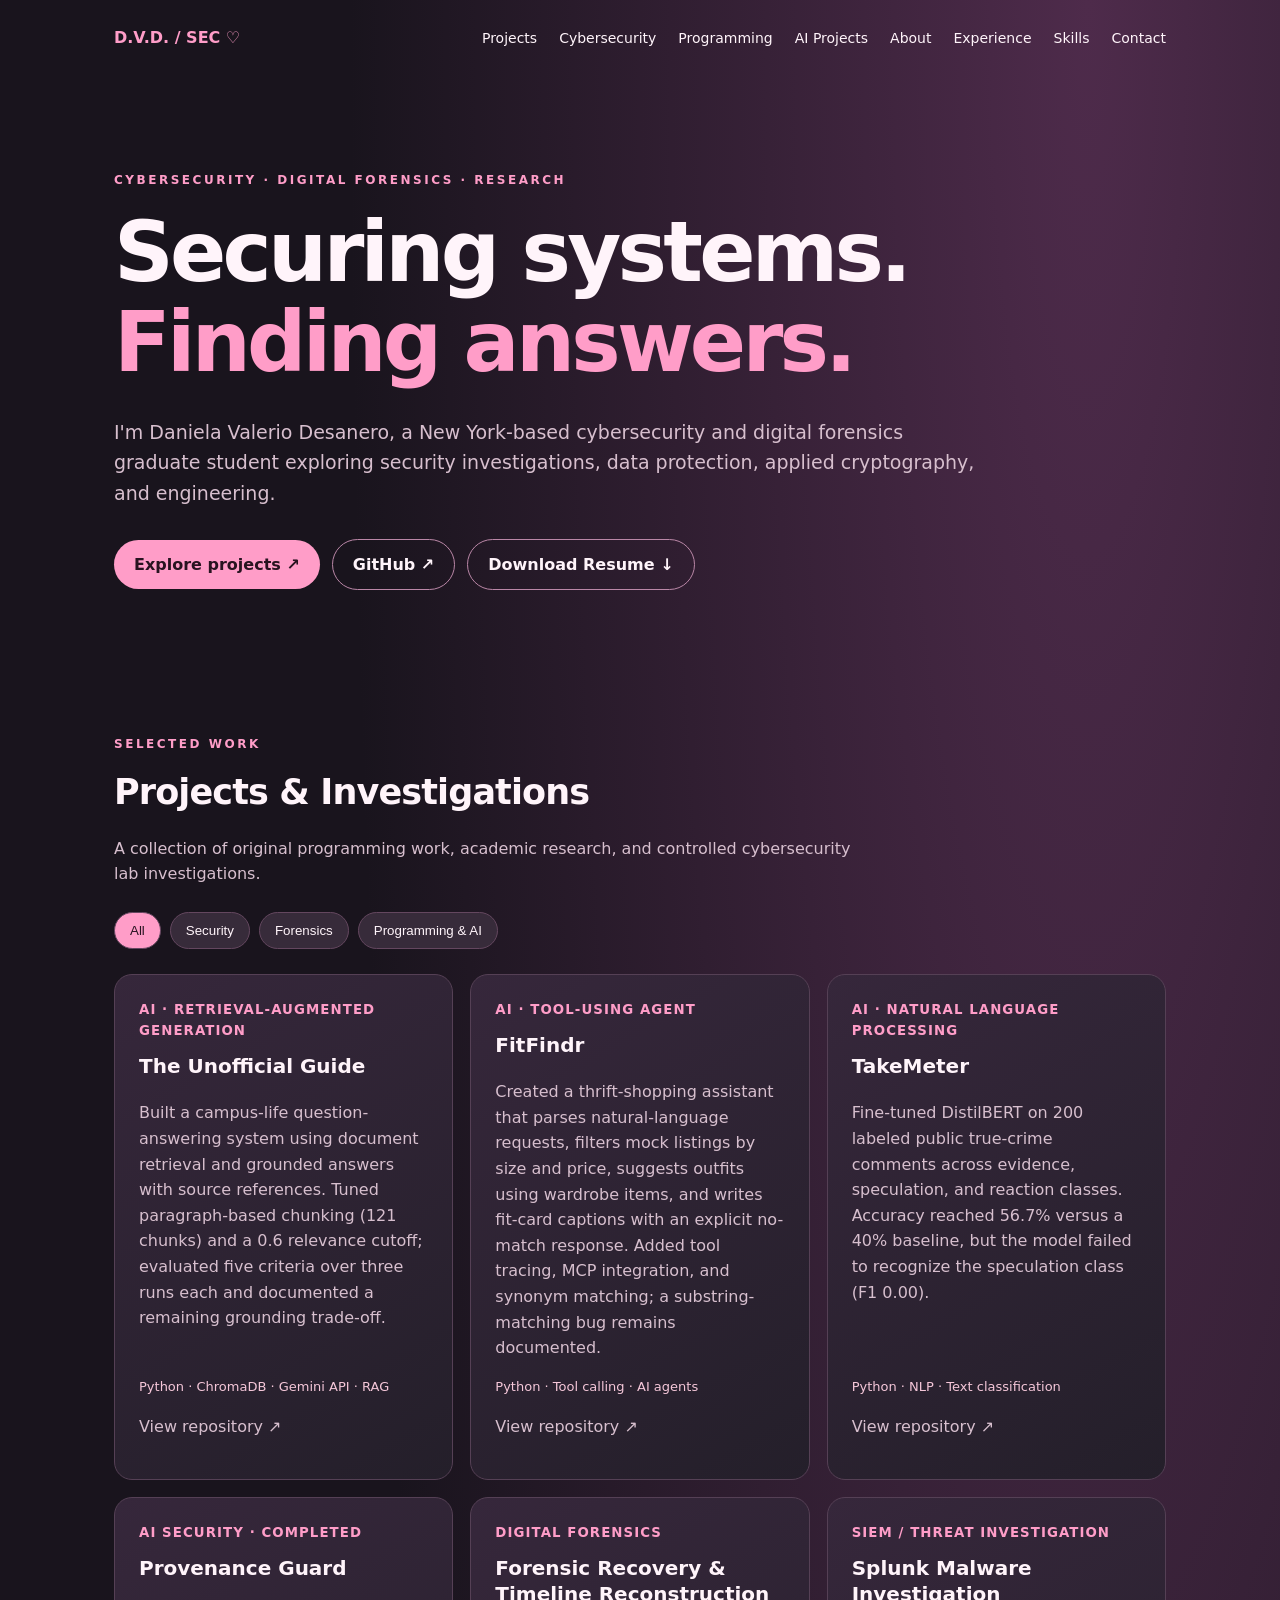
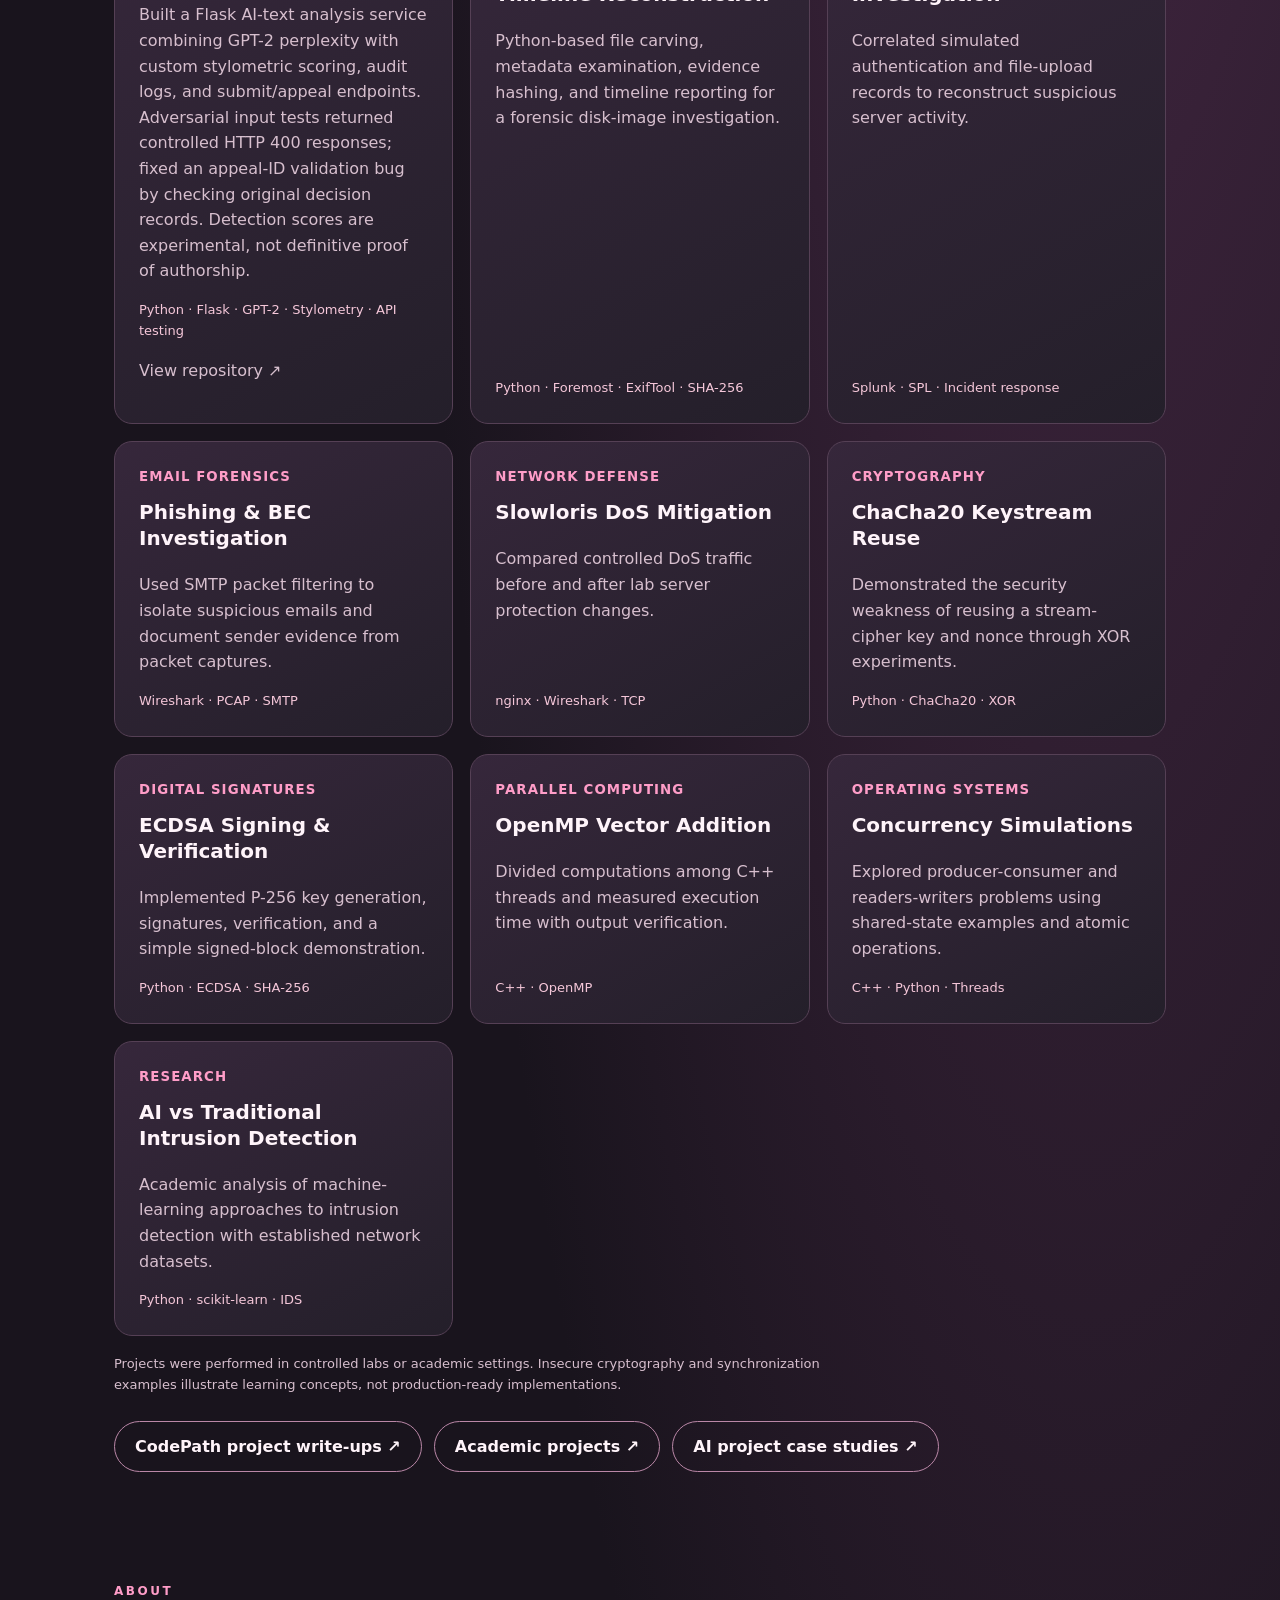
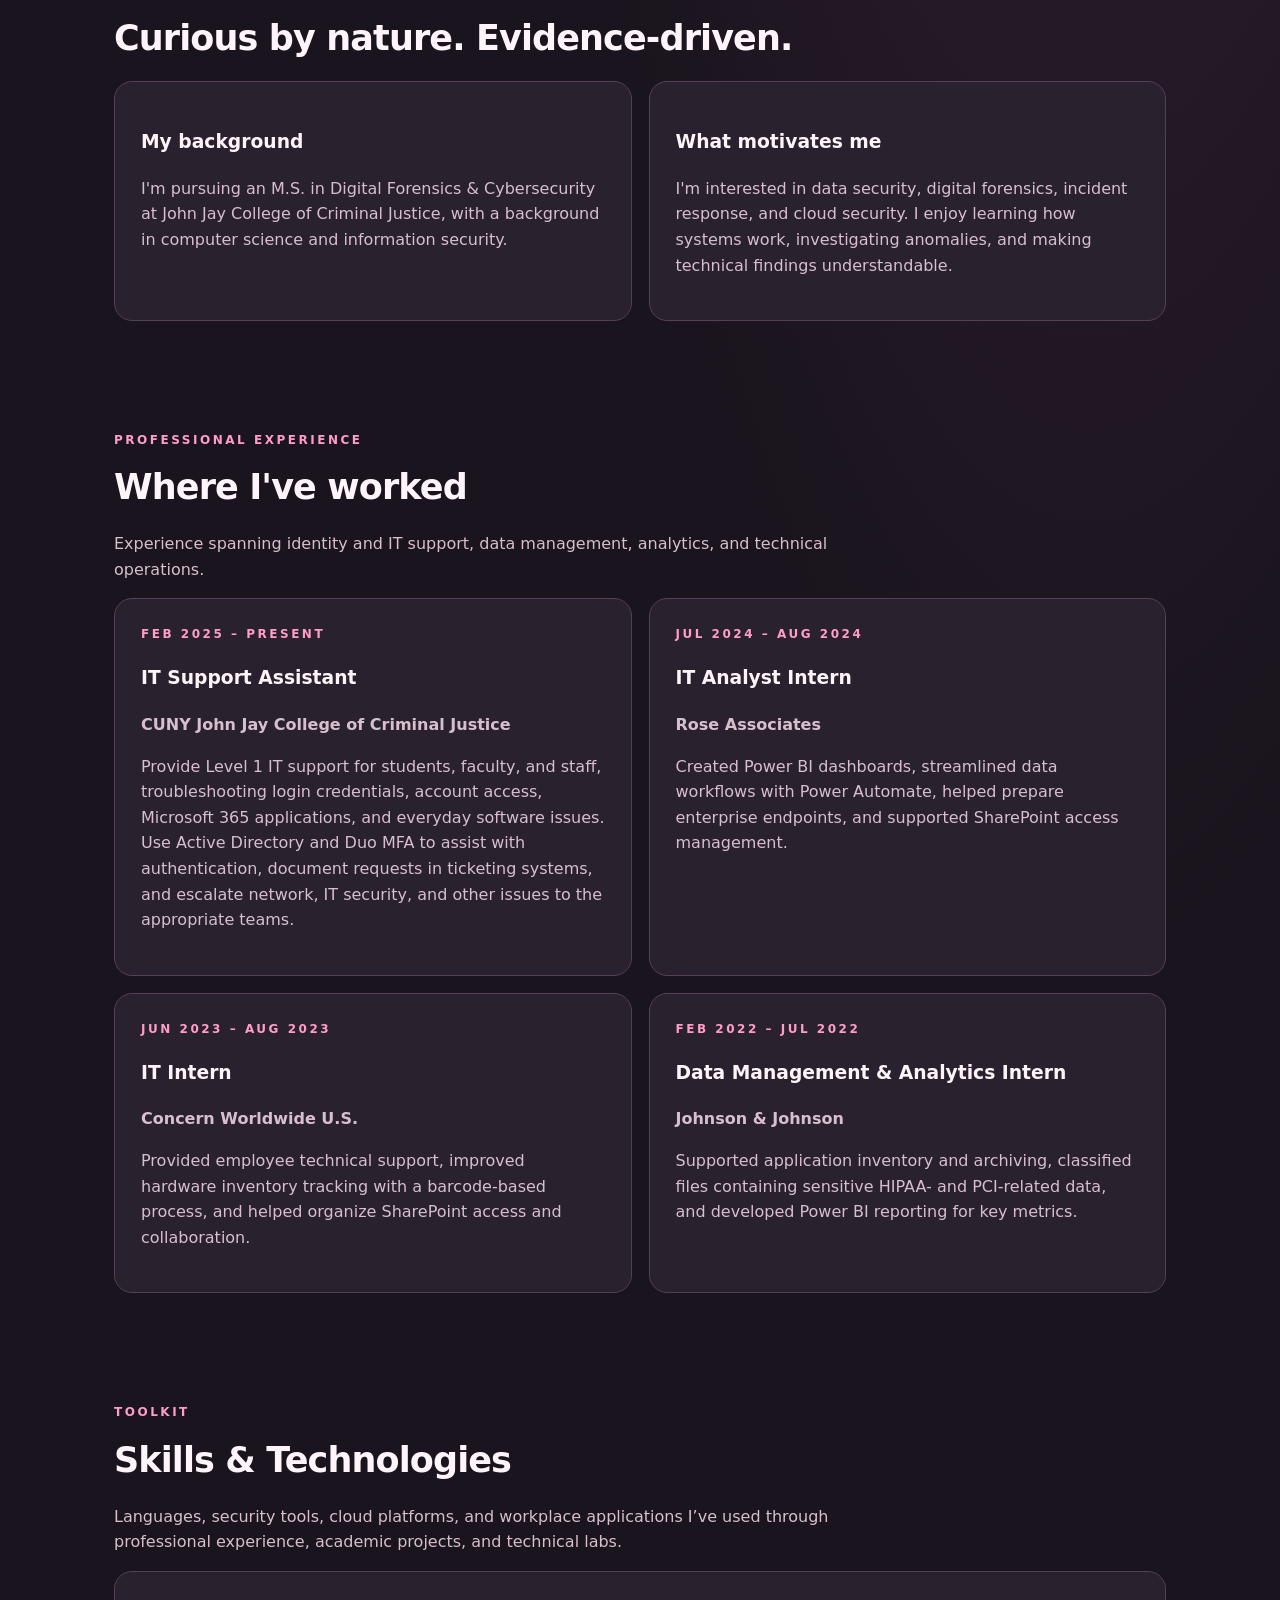
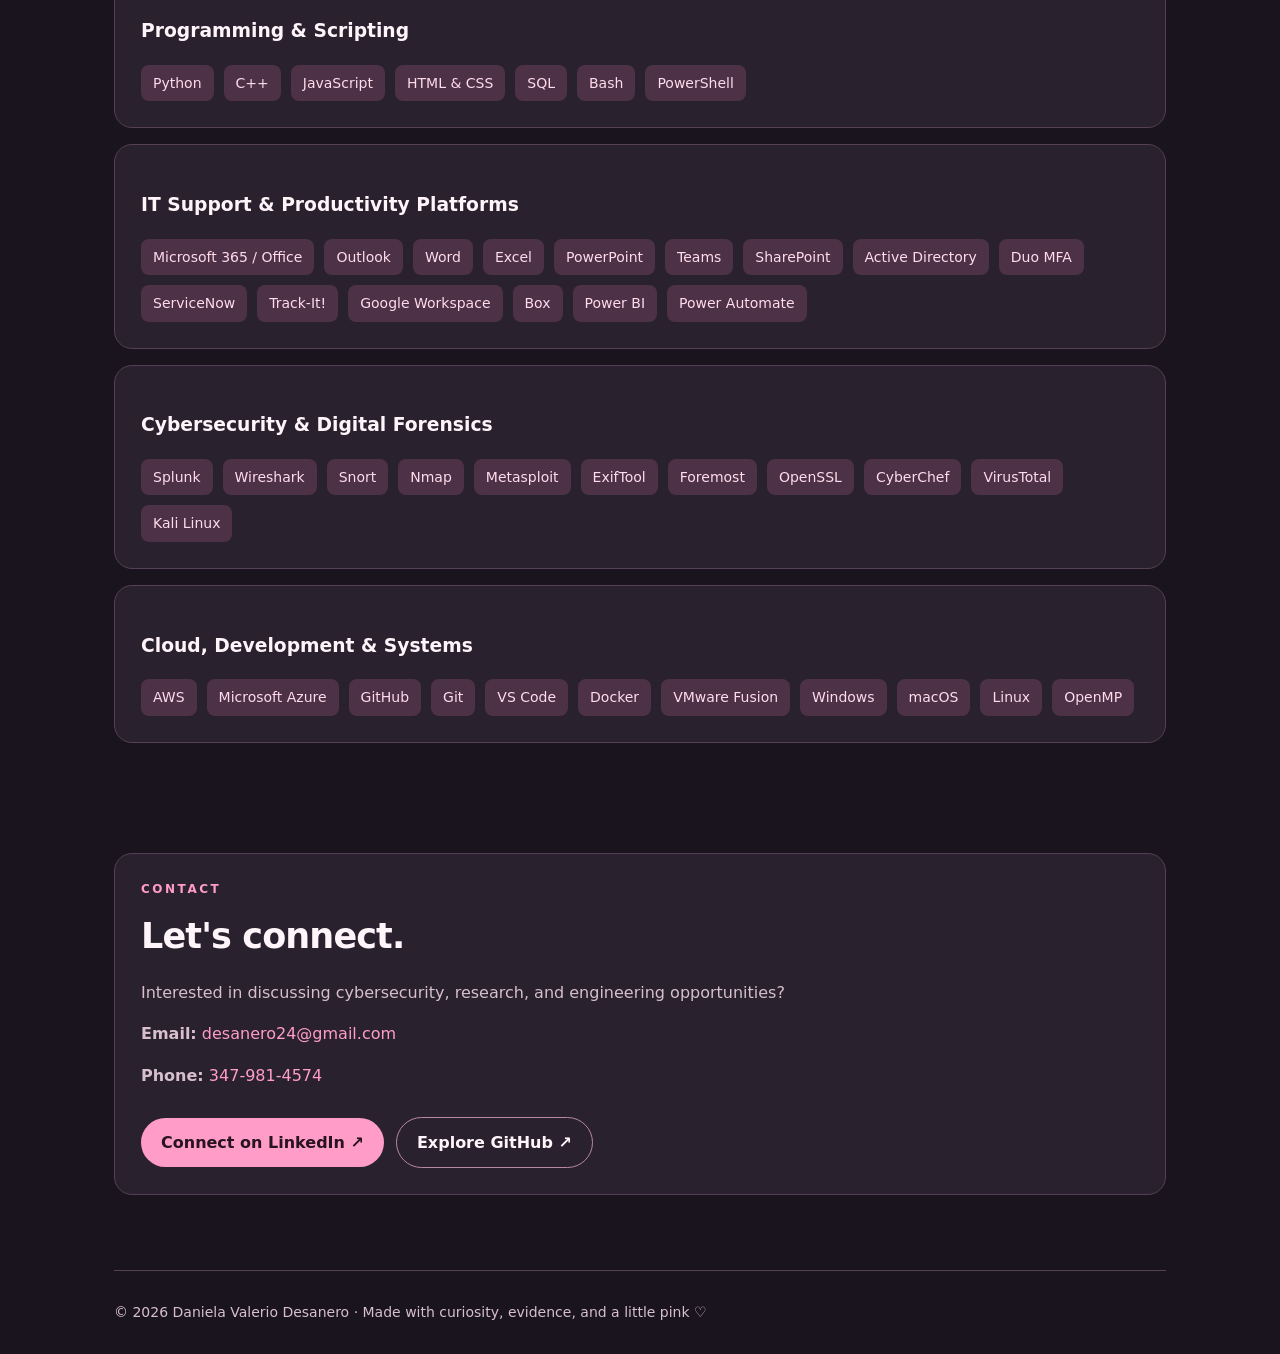
<file: index.html>
<!doctype html>
<html lang="en"><head><meta charset="utf-8"><meta name="viewport" content="width=device-width, initial-scale=1">
<title>Daniela Valerio Desanero | Cybersecurity Portfolio</title><meta name="description" content="Cybersecurity, digital forensics, and software projects by Daniela Valerio Desanero.">
<style>
:root{--bg:#19141d;--panel:#29212d;--pink:#ff9dc8;--text:#fff4fa;--muted:#d7bfce}*{box-sizing:border-box}html{scroll-behavior:smooth}body{margin:0;background:radial-gradient(ellipse at 85% 0%,#4e2b4b,transparent 48%),var(--bg);color:var(--text);font:16px/1.6 system-ui,-apple-system,Segoe UI,sans-serif}a{color:inherit;text-decoration:none}a:hover{color:var(--pink)}.container{max-width:1100px;margin:auto;padding:0 24px}nav{display:flex;justify-content:space-between;gap:15px;align-items:center;padding:25px 0;flex-wrap:wrap}nav strong,.eyebrow{color:var(--pink)}nav span{display:flex;gap:22px;flex-wrap:wrap}nav a{font-size:14px}.hero{padding:95px 0 110px;max-width:880px}.eyebrow{text-transform:uppercase;letter-spacing:.21em;font-size:12px;font-weight:800}.hero h1{font-size:clamp(44px,7vw,83px);line-height:1.09;letter-spacing:-.045em;margin:18px 0 28px}.hero h1 em{font-style:normal;color:var(--pink)}.hero p{font-size:19px;color:var(--muted)}.button{display:inline-block;border-radius:100px;background:var(--pink);color:#281320;font-weight:700;padding:12px 20px;margin:12px 12px 0 0}.button.outline{background:transparent;color:var(--text);border:1px solid #ba87a7}section{padding:35px 0 75px}h2{font-size:35px;letter-spacing:-.025em;margin:9px 0 15px}.lead{color:var(--muted);max-width:760px}.filters{display:flex;flex-wrap:wrap;gap:9px;margin:25px 0}.filters button{background:#372b3a;color:var(--text);border:1px solid #64475f;border-radius:100px;padding:10px 15px;cursor:pointer}.filters button[aria-pressed=true]{background:var(--pink);color:#281320}.cards{display:grid;grid-template-columns:repeat(3,1fr);gap:17px}.card{display:flex;flex-direction:column;min-height:235px;background:linear-gradient(150deg,#36273b,#241f2a);border:1px solid #554055;border-radius:18px;padding:24px}.card h3{font-size:20px;line-height:1.3;margin:12px 0 5px}.card p,.panel p{color:var(--muted)}.card small{color:var(--pink);font-weight:750;text-transform:uppercase;letter-spacing:.08em}.card .tools{font-size:13px;color:#f5c7d9;margin-top:auto}.panels{display:grid;grid-template-columns:1fr 1fr;gap:17px}.panel{background:var(--panel);border:1px solid #554055;border-radius:18px;padding:26px}.skills{display:flex;flex-wrap:wrap;gap:10px}.skills span{padding:7px 12px;border-radius:8px;background:#4c3147;color:#ffdbec;font-size:14px}footer{border-top:1px solid #554055;padding:30px 0;color:var(--muted);font-size:14px}.card[hidden]{display:none}@media(max-width:780px){.cards{grid-template-columns:repeat(2,1fr)}.panels{grid-template-columns:1fr}.hero{padding:60px 0}}@media(max-width:520px){.cards{grid-template-columns:1fr}}@media(prefers-reduced-motion:reduce){html{scroll-behavior:auto}}
</style></head><body><div class="container"><nav><strong>D.V.D. / SEC ♡</strong><span><a href="#projects">Projects</a><a href="cybersecurity-projects.html">Cybersecurity</a><a href="academic-projects.html">Programming</a><a href="ai-projects.html">AI Projects</a><a href="#about">About</a><a href="#experience">Experience</a><a href="#skills">Skills</a><a href="#contact">Contact</a></span></nav><main><header class="hero"><div class="eyebrow">Cybersecurity · Digital Forensics · Research</div><h1>Securing systems.<br><em>Finding answers.</em></h1><p>I'm Daniela Valerio Desanero, a New York-based cybersecurity and digital forensics graduate student exploring security investigations, data protection, applied cryptography, and engineering.</p><a class="button" href="#projects">Explore projects ↗</a><a class="button outline" href="https://github.com/Daniela232" target="_blank" rel="noopener noreferrer">GitHub ↗</a><a class="button outline" href="Daniela_ValerioDesanero_Resume.pdf" download="Daniela_ValerioDesanero_Resume.pdf">Download Resume ↓</a></header><section id="projects"><div class="eyebrow">Selected work</div><h2>Projects & Investigations</h2><p class="lead">A collection of original programming work, academic research, and controlled cybersecurity lab investigations.</p><div class="filters" role="group" aria-label="Project categories"><button type="button" data-filter="all" aria-pressed="true">All</button><button type="button" data-filter="security" aria-pressed="false">Security</button><button type="button" data-filter="forensics" aria-pressed="false">Forensics</button><button type="button" data-filter="programming" aria-pressed="false">Programming &amp; AI</button></div><div class="cards">
<article class="card" data-type="programming"><small>AI · Retrieval-Augmented Generation</small><h3>The Unofficial Guide</h3><p>Built a campus-life question-answering system using document retrieval and grounded answers with source references. Tuned paragraph-based chunking (121 chunks) and a 0.6 relevance cutoff; evaluated five criteria over three runs each and documented a remaining grounding trade-off.</p><div class="tools">Python · ChromaDB · Gemini API · RAG</div><p><a href="https://github.com/Daniela232/ai201-project1-unofficial-guide-starter-v2026" target="_blank" rel="noopener noreferrer">View repository ↗</a></p></article>
<article class="card" data-type="programming"><small>AI · Tool-Using Agent</small><h3>FitFindr</h3><p>Created a thrift-shopping assistant that parses natural-language requests, filters mock listings by size and price, suggests outfits using wardrobe items, and writes fit-card captions with an explicit no-match response. Added tool tracing, MCP integration, and synonym matching; a substring-matching bug remains documented.</p><div class="tools">Python · Tool calling · AI agents</div><p><a href="https://github.com/Daniela232/ai201-project2-fitfindr-starter-v2026" target="_blank" rel="noopener noreferrer">View repository ↗</a></p></article>
<article class="card" data-type="programming"><small>AI · Natural Language Processing</small><h3>TakeMeter</h3><p>Fine-tuned DistilBERT on 200 labeled public true-crime comments across evidence, speculation, and reaction classes. Accuracy reached 56.7% versus a 40% baseline, but the model failed to recognize the speculation class (F1 0.00).</p><div class="tools">Python · NLP · Text classification</div><p><a href="https://github.com/Daniela232/ai201-project3-takemeter-starter-v2026" target="_blank" rel="noopener noreferrer">View repository ↗</a></p></article>
<article class="card" data-type="programming security"><small>AI Security · Completed</small><h3>Provenance Guard</h3><p>Built a Flask AI-text analysis service combining GPT-2 perplexity with custom stylometric scoring, audit logs, and submit/appeal endpoints. Adversarial input tests returned controlled HTTP 400 responses; fixed an appeal-ID validation bug by checking original decision records. Detection scores are experimental, not definitive proof of authorship.</p><div class="tools">Python · Flask · GPT-2 · Stylometry · API testing</div><p><a href="https://github.com/Daniela232/ai201-project4-provenance-guard-starter-v2026" target="_blank" rel="noopener noreferrer">View repository ↗</a></p></article>
<article class="card" data-type="forensics security"><small>Digital forensics</small><h3>Forensic Recovery & Timeline Reconstruction</h3><p>Python-based file carving, metadata examination, evidence hashing, and timeline reporting for a forensic disk-image investigation.</p><div class="tools">Python · Foremost · ExifTool · SHA-256</div></article>
<article class="card" data-type="security"><small>SIEM / Threat investigation</small><h3>Splunk Malware Investigation</h3><p>Correlated simulated authentication and file-upload records to reconstruct suspicious server activity.</p><div class="tools">Splunk · SPL · Incident response</div></article>
<article class="card" data-type="security forensics"><small>Email forensics</small><h3>Phishing & BEC Investigation</h3><p>Used SMTP packet filtering to isolate suspicious emails and document sender evidence from packet captures.</p><div class="tools">Wireshark · PCAP · SMTP</div></article>
<article class="card" data-type="security"><small>Network defense</small><h3>Slowloris DoS Mitigation</h3><p>Compared controlled DoS traffic before and after lab server protection changes.</p><div class="tools">nginx · Wireshark · TCP</div></article>
<article class="card" data-type="programming security"><small>Cryptography</small><h3>ChaCha20 Keystream Reuse</h3><p>Demonstrated the security weakness of reusing a stream-cipher key and nonce through XOR experiments.</p><div class="tools">Python · ChaCha20 · XOR</div></article>
<article class="card" data-type="programming security"><small>Digital signatures</small><h3>ECDSA Signing & Verification</h3><p>Implemented P-256 key generation, signatures, verification, and a simple signed-block demonstration.</p><div class="tools">Python · ECDSA · SHA-256</div></article>
<article class="card" data-type="programming"><small>Parallel computing</small><h3>OpenMP Vector Addition</h3><p>Divided computations among C++ threads and measured execution time with output verification.</p><div class="tools">C++ · OpenMP</div></article>
<article class="card" data-type="programming"><small>Operating systems</small><h3>Concurrency Simulations</h3><p>Explored producer-consumer and readers-writers problems using shared-state examples and atomic operations.</p><div class="tools">C++ · Python · Threads</div></article>
<article class="card" data-type="security"><small>Research</small><h3>AI vs Traditional Intrusion Detection</h3><p>Academic analysis of machine-learning approaches to intrusion detection with established network datasets.</p><div class="tools">Python · scikit-learn · IDS</div></article>
</div><p class="lead" style="font-size:13px;margin-top:18px">Projects were performed in controlled labs or academic settings. Insecure cryptography and synchronization examples illustrate learning concepts, not production-ready implementations.</p><a class="button outline" href="cybersecurity-projects.html">CodePath project write-ups ↗</a><a class="button outline" href="academic-projects.html">Academic projects ↗</a><a class="button outline" href="ai-projects.html">AI project case studies ↗</a></section><section id="about"><div class="eyebrow">About</div><h2>Curious by nature. Evidence-driven.</h2><div class="panels"><div class="panel"><h3>My background</h3><p>I'm pursuing an M.S. in Digital Forensics & Cybersecurity at John Jay College of Criminal Justice, with a background in computer science and information security.</p></div><div class="panel"><h3>What motivates me</h3><p>I'm interested in data security, digital forensics, incident response, and cloud security. I enjoy learning how systems work, investigating anomalies, and making technical findings understandable.</p></div></div></section><section id="experience"><div class="eyebrow">Professional Experience</div><h2>Where I've worked</h2><p class="lead">Experience spanning identity and IT support, data management, analytics, and technical operations.</p><div class="panels">
<div class="panel"><div class="eyebrow" style="margin:0">Feb 2025 – Present</div><h3>IT Support Assistant</h3><p><strong>CUNY John Jay College of Criminal Justice</strong></p><p>Provide Level 1 IT support for students, faculty, and staff, troubleshooting login credentials, account access, Microsoft 365 applications, and everyday software issues. Use Active Directory and Duo MFA to assist with authentication, document requests in ticketing systems, and escalate network, IT security, and other issues to the appropriate teams.</p></div>
<div class="panel"><div class="eyebrow" style="margin:0">Jul 2024 – Aug 2024</div><h3>IT Analyst Intern</h3><p><strong>Rose Associates</strong></p><p>Created Power BI dashboards, streamlined data workflows with Power Automate, helped prepare enterprise endpoints, and supported SharePoint access management.</p></div>
<div class="panel"><div class="eyebrow" style="margin:0">Jun 2023 – Aug 2023</div><h3>IT Intern</h3><p><strong>Concern Worldwide U.S.</strong></p><p>Provided employee technical support, improved hardware inventory tracking with a barcode-based process, and helped organize SharePoint access and collaboration.</p></div>
<div class="panel"><div class="eyebrow" style="margin:0">Feb 2022 – Jul 2022</div><h3>Data Management &amp; Analytics Intern</h3><p><strong>Johnson &amp; Johnson</strong></p><p>Supported application inventory and archiving, classified files containing sensitive HIPAA- and PCI-related data, and developed Power BI reporting for key metrics.</p></div>
</div></section><section id="skills"><div class="eyebrow">Toolkit</div><h2>Skills & Technologies</h2><p class="lead">Languages, security tools, cloud platforms, and workplace applications I’ve used through professional experience, academic projects, and technical labs.</p>
<div class="panel"><h3>Programming &amp; Scripting</h3><div class="skills"><span>Python</span><span>C++</span><span>JavaScript</span><span>HTML &amp; CSS</span><span>SQL</span><span>Bash</span><span>PowerShell</span></div></div>
<div class="panel" style="margin-top:16px"><h3>IT Support &amp; Productivity Platforms</h3><div class="skills"><span>Microsoft 365 / Office</span><span>Outlook</span><span>Word</span><span>Excel</span><span>PowerPoint</span><span>Teams</span><span>SharePoint</span><span>Active Directory</span><span>Duo MFA</span><span>ServiceNow</span><span>Track-It!</span><span>Google Workspace</span><span>Box</span><span>Power BI</span><span>Power Automate</span></div></div>
<div class="panel" style="margin-top:16px"><h3>Cybersecurity &amp; Digital Forensics</h3><div class="skills"><span>Splunk</span><span>Wireshark</span><span>Snort</span><span>Nmap</span><span>Metasploit</span><span>ExifTool</span><span>Foremost</span><span>OpenSSL</span><span>CyberChef</span><span>VirusTotal</span><span>Kali Linux</span></div></div>
<div class="panel" style="margin-top:16px"><h3>Cloud, Development &amp; Systems</h3><div class="skills"><span>AWS</span><span>Microsoft Azure</span><span>GitHub</span><span>Git</span><span>VS Code</span><span>Docker</span><span>VMware Fusion</span><span>Windows</span><span>macOS</span><span>Linux</span><span>OpenMP</span></div></div></section><section id="contact"><div class="panel"><div class="eyebrow">Contact</div><h2>Let's connect.</h2><p>Interested in discussing cybersecurity, research, and engineering opportunities?</p><p><strong>Email:</strong> <a href="mailto:desanero24@gmail.com" style="color:var(--pink)">desanero24@gmail.com</a></p><p><strong>Phone:</strong> <a href="tel:+13479814574" style="color:var(--pink)">347-981-4574</a></p><a class="button" href="https://www.linkedin.com/in/daniela-vd/" target="_blank" rel="noopener noreferrer">Connect on LinkedIn ↗</a><a class="button outline" href="https://github.com/Daniela232" target="_blank" rel="noopener noreferrer">Explore GitHub ↗</a></div></section></main><footer>© 2026 Daniela Valerio Desanero · Made with curiosity, evidence, and a little pink ♡</footer></div><script>document.querySelectorAll('[data-filter]').forEach(b=>b.addEventListener('click',()=>{const f=b.dataset.filter;document.querySelectorAll('[data-filter]').forEach(x=>x.setAttribute('aria-pressed',String(x===b)));document.querySelectorAll('[data-type]').forEach(c=>c.hidden=f!=='all'&&!c.dataset.type.split(' ').includes(f))}));</script></body></html>
</file>
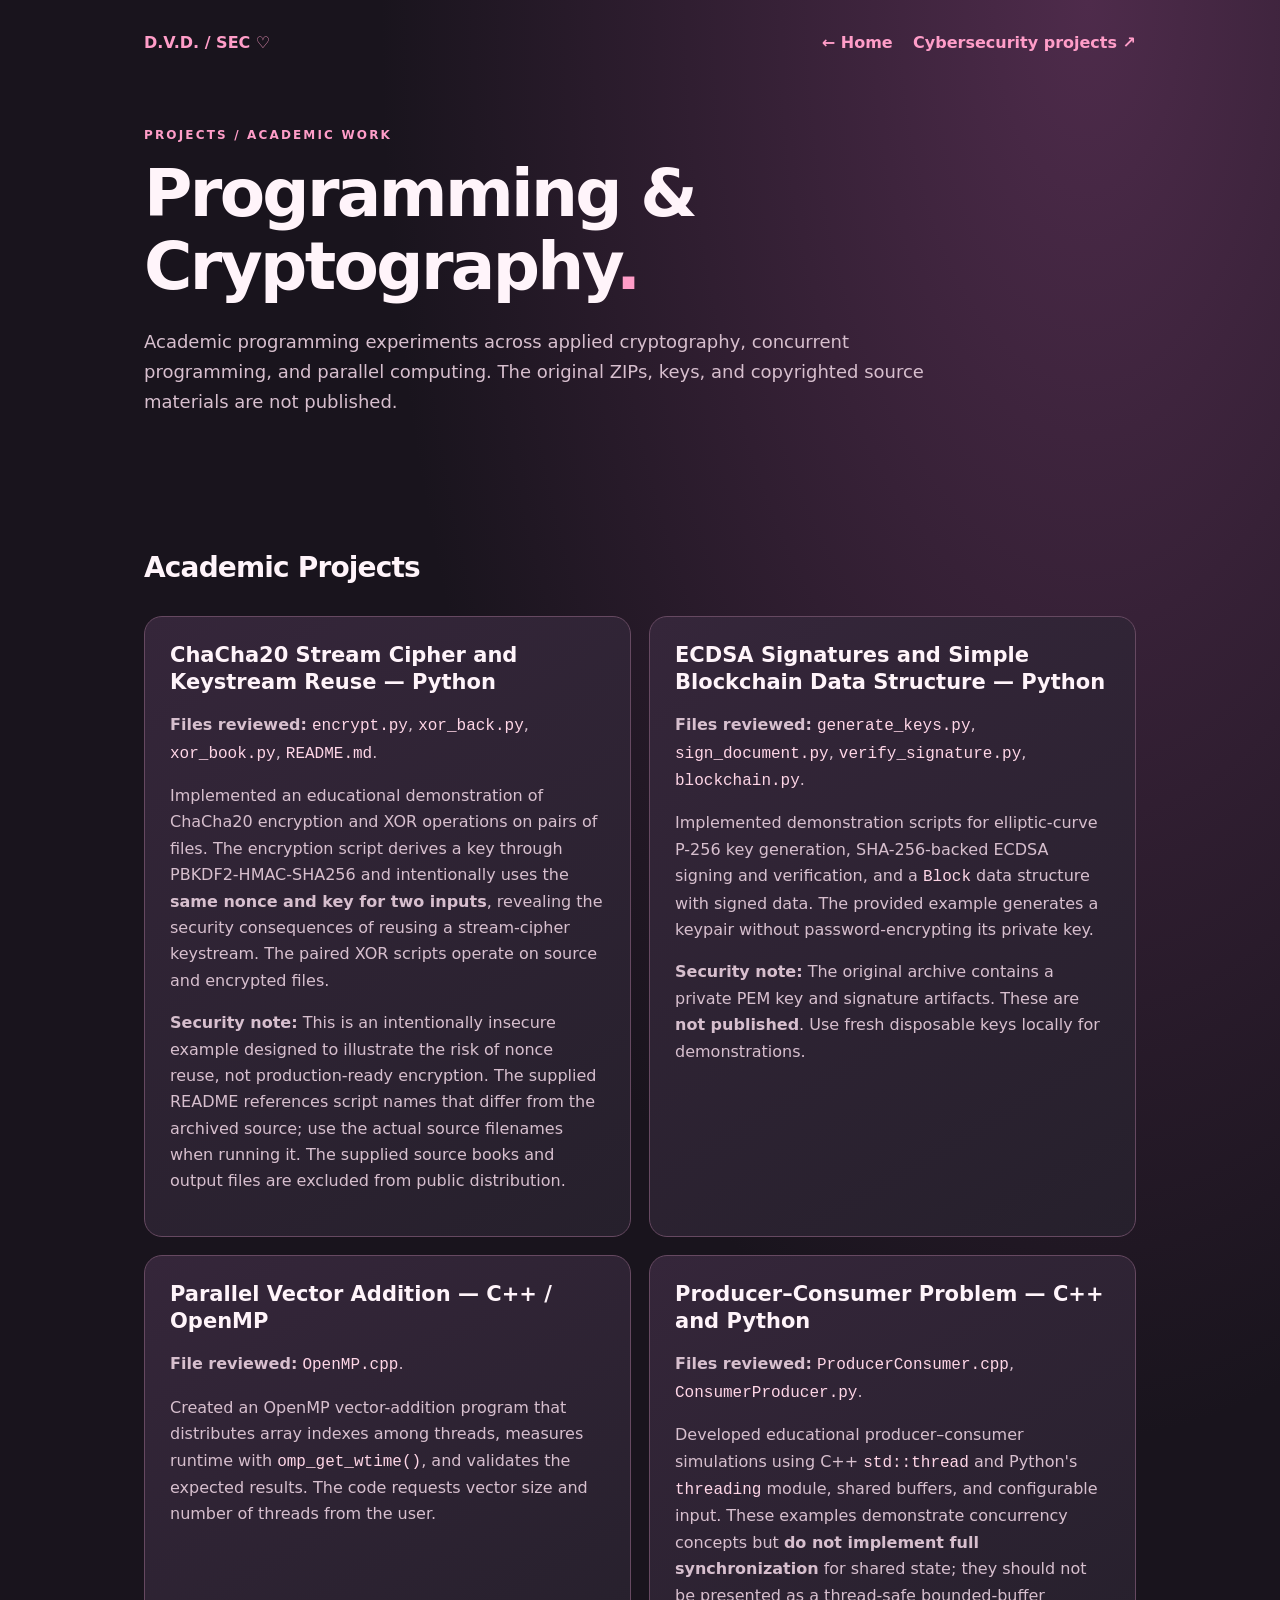
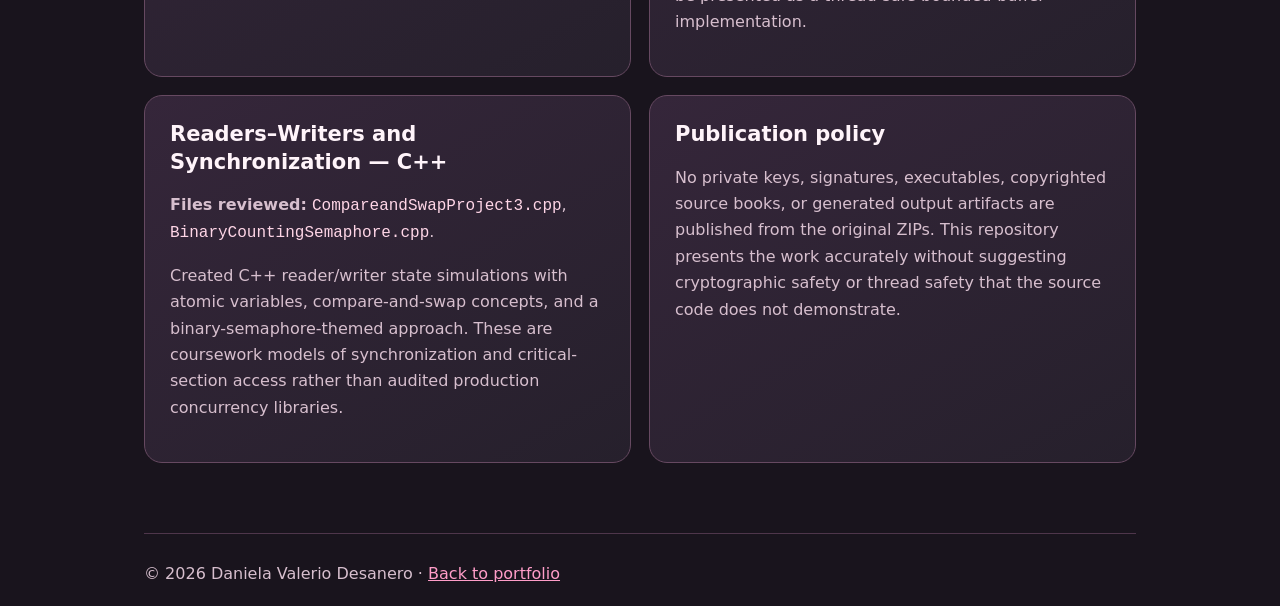
<file: academic-projects.html>
<!doctype html><html lang="en"><head><meta charset="utf-8"><meta name="viewport" content="width=device-width,initial-scale=1"><meta name="description" content="Programming and cryptography projects by Daniela Valerio Desanero"><title>Programming & Cryptography | Daniela VD</title><style>:root{--bg:#19141d;--panel:#29212d;--pink:#ff9dc8;--text:#fff4fa;--muted:#d7bfce}*{box-sizing:border-box}html{scroll-behavior:smooth}body{margin:0;background:radial-gradient(ellipse at 85% 0%,#4e2b4b,transparent 46%),var(--bg);color:var(--text);font:16px/1.65 system-ui,-apple-system,Segoe UI,sans-serif}a{color:var(--pink)}a:hover{text-decoration:none}.wrap{max-width:1040px;padding:0 24px;margin:auto}header{padding:30px 0 65px}nav{display:flex;justify-content:space-between;gap:15px;align-items:center;flex-wrap:wrap}nav a{text-decoration:none;font-weight:650}nav strong,.eyebrow{color:var(--pink)}.eyebrow{text-transform:uppercase;letter-spacing:.18em;font-size:12px;font-weight:800;margin:70px 0 12px}h1{font-size:clamp(38px,6vw,66px);letter-spacing:-.04em;line-height:1.1;margin:0 0 24px}h2{font-size:28px;letter-spacing:-.03em;margin:0 0 24px}h3{font-size:21px;line-height:1.3;margin:0 0 15px}.lead{max-width:800px;font-size:18px;color:var(--muted)}.section{margin:46px 0 26px}.grid{display:grid;grid-template-columns:repeat(2,minmax(0,1fr));gap:18px}.card{border:1px solid #664961;border-radius:18px;background:linear-gradient(150deg,#35263a,#26202c);padding:25px;min-width:0}.card ul{margin:14px 0 0;padding-left:21px;color:var(--muted)}.card li{margin:9px 0}.card p{color:var(--muted)}.card code{color:#ffd6e7;overflow-wrap:anywhere}.tag{color:var(--pink)!important;font-size:13px;font-weight:650}.note{border-left:3px solid var(--pink);padding:5px 0 5px 17px;color:var(--muted)}pre{background:#17121c;border:1px solid #694962;border-radius:9px;padding:14px;overflow:auto}pre code{white-space:pre}footer{border-top:1px solid #4e364b;color:var(--muted);margin-top:70px;padding:27px 0}.btn{display:inline-block;margin-top:24px;text-decoration:none;border-radius:50px;padding:11px 18px;background:var(--pink);color:#281320;font-weight:700}@media(max-width:700px){.grid{grid-template-columns:1fr}header{padding-bottom:28px}.eyebrow{margin-top:35px}}</style></head><body><div class="wrap"><header><nav><strong>D.V.D. / SEC ♡</strong><div><a href="index.html">← Home</a> &nbsp;&nbsp; <a href="cybersecurity-projects.html">Cybersecurity projects ↗</a></div></nav><div class="eyebrow">Projects / Academic Work</div><h1>Programming & Cryptography<span style="color:var(--pink)">.</span></h1><p class="lead">Academic programming experiments across applied cryptography, concurrent programming, and parallel computing. The original ZIPs, keys, and copyrighted source materials are not published.</p></header><main><section class="section"><h2>Academic Projects</h2><div class="grid"><article class="card"><h3>ChaCha20 Stream Cipher and Keystream Reuse — Python</h3><p><strong>Files reviewed:</strong> <code>encrypt.py</code>, <code>xor_back.py</code>, <code>xor_book.py</code>, <code>README.md</code>.</p><p>Implemented an educational demonstration of ChaCha20 encryption and XOR operations on pairs of files. The encryption script derives a key through PBKDF2-HMAC-SHA256 and intentionally uses the <strong>same nonce and key for two inputs</strong>, revealing the security consequences of reusing a stream-cipher keystream. The paired XOR scripts operate on source and encrypted files.</p><p><strong>Security note:</strong> This is an intentionally insecure example designed to illustrate the risk of nonce reuse, not production-ready encryption. The supplied README references script names that differ from the archived source; use the actual source filenames when running it. The supplied source books and output files are excluded from public distribution.</p></article><article class="card"><h3>ECDSA Signatures and Simple Blockchain Data Structure — Python</h3><p><strong>Files reviewed:</strong> <code>generate_keys.py</code>, <code>sign_document.py</code>, <code>verify_signature.py</code>, <code>blockchain.py</code>.</p><p>Implemented demonstration scripts for elliptic-curve P-256 key generation, SHA-256-backed ECDSA signing and verification, and a <code>Block</code> data structure with signed data. The provided example generates a keypair without password-encrypting its private key.</p><p><strong>Security note:</strong> The original archive contains a private PEM key and signature artifacts. These are <strong>not published</strong>. Use fresh disposable keys locally for demonstrations.</p></article><article class="card"><h3>Parallel Vector Addition — C++ / OpenMP</h3><p><strong>File reviewed:</strong> <code>OpenMP.cpp</code>.</p><p>Created an OpenMP vector-addition program that distributes array indexes among threads, measures runtime with <code>omp_get_wtime()</code>, and validates the expected results. The code requests vector size and number of threads from the user.</p></article><article class="card"><h3>Producer–Consumer Problem — C++ and Python</h3><p><strong>Files reviewed:</strong> <code>ProducerConsumer.cpp</code>, <code>ConsumerProducer.py</code>.</p><p>Developed educational producer–consumer simulations using C++ <code>std::thread</code> and Python's <code>threading</code> module, shared buffers, and configurable input. These examples demonstrate concurrency concepts but <strong>do not implement full synchronization</strong> for shared state; they should not be presented as a thread-safe bounded-buffer implementation.</p></article><article class="card"><h3>Readers–Writers and Synchronization — C++</h3><p><strong>Files reviewed:</strong> <code>CompareandSwapProject3.cpp</code>, <code>BinaryCountingSemaphore.cpp</code>.</p><p>Created C++ reader/writer state simulations with atomic variables, compare-and-swap concepts, and a binary-semaphore-themed approach. These are coursework models of synchronization and critical-section access rather than audited production concurrency libraries.</p></article><article class="card"><h3>Publication policy</h3><p>No private keys, signatures, executables, copyrighted source books, or generated output artifacts are published from the original ZIPs. This repository presents the work accurately without suggesting cryptographic safety or thread safety that the source code does not demonstrate.</p></article></div></section></main><footer>© 2026 Daniela Valerio Desanero · <a href="index.html">Back to portfolio</a></footer></div></body></html>
</file>
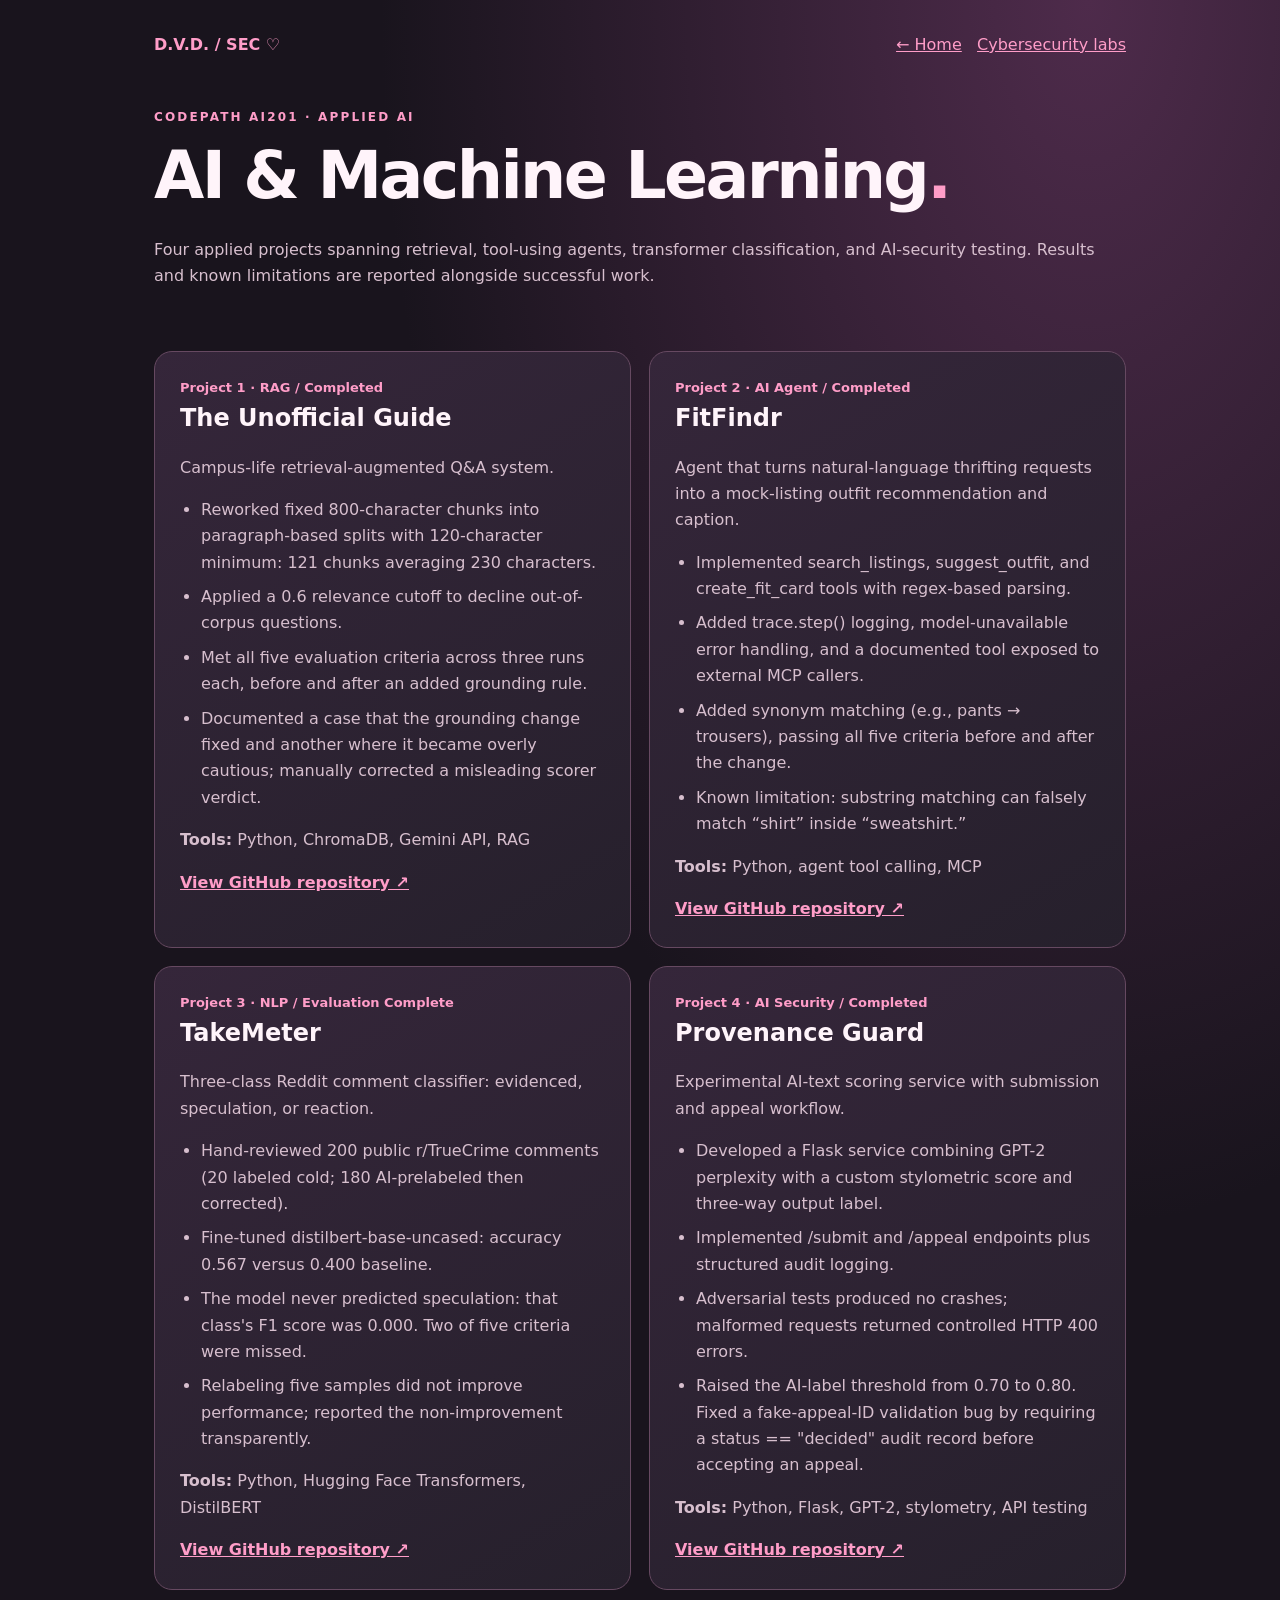
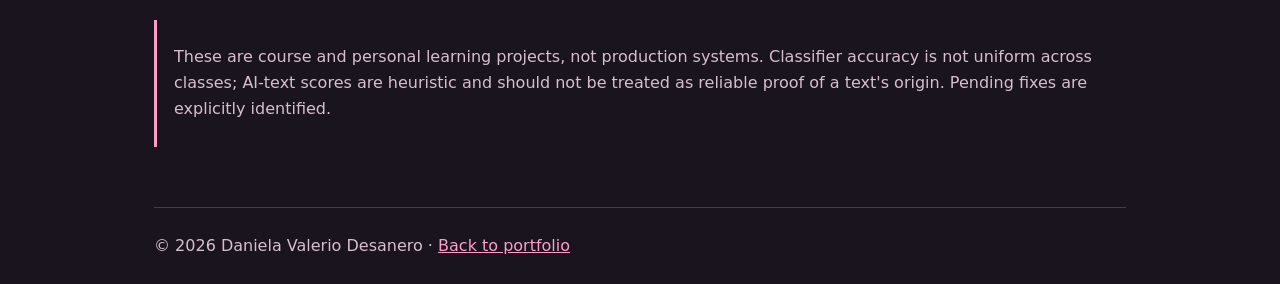
<file: ai-projects.html>
<!doctype html><html lang="en"><head><meta charset="utf-8"><meta name="viewport" content="width=device-width,initial-scale=1"><meta name="description" content="CodePath AI201 project case studies by Daniela Valerio Desanero"><title>AI & Machine Learning Projects | Daniela VD</title><style>:root{--bg:#19141d;--panel:#29212d;--pink:#ff9dc8;--text:#fff4fa;--muted:#d7bfce}*{box-sizing:border-box}body{margin:0;background:radial-gradient(ellipse at 85% 0%,#4e2b4b,transparent 46%),var(--bg);color:var(--text);font:16px/1.65 system-ui,-apple-system,Segoe UI,sans-serif}a{color:var(--pink)}.wrap{max-width:1020px;padding:0 24px;margin:auto}header{padding:32px 0 46px}nav{display:flex;justify-content:space-between;flex-wrap:wrap;gap:15px}nav strong,.eyebrow{color:var(--pink)}.eyebrow{text-transform:uppercase;letter-spacing:.18em;font-size:12px;font-weight:800;margin:50px 0 12px}h1{font-size:clamp(38px,6vw,65px);line-height:1.1;letter-spacing:-.04em;margin:0 0 25px}h2{font-size:24px;margin:0 0 10px}p,li{color:var(--muted)}.grid{display:grid;grid-template-columns:repeat(2,minmax(0,1fr));gap:18px}.card{border:1px solid #664961;border-radius:18px;background:linear-gradient(150deg,#35263a,#26202c);padding:25px}.tag{color:var(--pink);font-size:13px;font-weight:700}.card ul{padding-left:21px}.card li{margin:8px 0}.card a{font-weight:650}.note{border-left:3px solid var(--pink);padding:8px 17px;margin:30px 0}footer{border-top:1px solid #4e364b;color:var(--muted);margin-top:60px;padding:25px 0}@media(max-width:700px){.grid{grid-template-columns:1fr}}</style></head><body><div class="wrap"><header><nav><strong>D.V.D. / SEC ♡</strong><span><a href="index.html">← Home</a> &nbsp; <a href="cybersecurity-projects.html">Cybersecurity labs</a></span></nav><div class="eyebrow">CodePath AI201 · Applied AI</div><h1>AI &amp; Machine Learning<span style="color:var(--pink)">.</span></h1><p>Four applied projects spanning retrieval, tool-using agents, transformer classification, and AI-security testing. Results and known limitations are reported alongside successful work.</p></header><main><div class="grid">
<article class="card"><div class="tag">Project 1 · RAG / Completed</div><h2>The Unofficial Guide</h2><p>Campus-life retrieval-augmented Q&amp;A system.</p><ul><li>Reworked fixed 800-character chunks into paragraph-based splits with 120-character minimum: 121 chunks averaging 230 characters.</li><li>Applied a 0.6 relevance cutoff to decline out-of-corpus questions.</li><li>Met all five evaluation criteria across three runs each, before and after an added grounding rule.</li><li>Documented a case that the grounding change fixed and another where it became overly cautious; manually corrected a misleading scorer verdict.</li></ul><p><strong>Tools:</strong> Python, ChromaDB, Gemini API, RAG</p><a href="https://github.com/Daniela232/ai201-project1-unofficial-guide-starter-v2026" target="_blank" rel="noopener noreferrer">View GitHub repository ↗</a></article>
<article class="card"><div class="tag">Project 2 · AI Agent / Completed</div><h2>FitFindr</h2><p>Agent that turns natural-language thrifting requests into a mock-listing outfit recommendation and caption.</p><ul><li>Implemented search_listings, suggest_outfit, and create_fit_card tools with regex-based parsing.</li><li>Added trace.step() logging, model-unavailable error handling, and a documented tool exposed to external MCP callers.</li><li>Added synonym matching (e.g., pants → trousers), passing all five criteria before and after the change.</li><li>Known limitation: substring matching can falsely match “shirt” inside “sweatshirt.”</li></ul><p><strong>Tools:</strong> Python, agent tool calling, MCP</p><a href="https://github.com/Daniela232/ai201-project2-fitfindr-starter-v2026" target="_blank" rel="noopener noreferrer">View GitHub repository ↗</a></article>
<article class="card"><div class="tag">Project 3 · NLP / Evaluation Complete</div><h2>TakeMeter</h2><p>Three-class Reddit comment classifier: evidenced, speculation, or reaction.</p><ul><li>Hand-reviewed 200 public r/TrueCrime comments (20 labeled cold; 180 AI-prelabeled then corrected).</li><li>Fine-tuned distilbert-base-uncased: accuracy 0.567 versus 0.400 baseline.</li><li>The model never predicted speculation: that class's F1 score was 0.000. Two of five criteria were missed.</li><li>Relabeling five samples did not improve performance; reported the non-improvement transparently.</li></ul><p><strong>Tools:</strong> Python, Hugging Face Transformers, DistilBERT</p><a href="https://github.com/Daniela232/ai201-project3-takemeter-starter-v2026" target="_blank" rel="noopener noreferrer">View GitHub repository ↗</a></article>
<article class="card"><div class="tag">Project 4 · AI Security / Completed</div><h2>Provenance Guard</h2><p>Experimental AI-text scoring service with submission and appeal workflow.</p><ul><li>Developed a Flask service combining GPT-2 perplexity with a custom stylometric score and three-way output label.</li><li>Implemented /submit and /appeal endpoints plus structured audit logging.</li><li>Adversarial tests produced no crashes; malformed requests returned controlled HTTP 400 errors.</li><li>Raised the AI-label threshold from 0.70 to 0.80. Fixed a fake-appeal-ID validation bug by requiring a status == "decided" audit record before accepting an appeal.</li></ul><p><strong>Tools:</strong> Python, Flask, GPT-2, stylometry, API testing</p><a href="https://github.com/Daniela232/ai201-project4-provenance-guard-starter-v2026" target="_blank" rel="noopener noreferrer">View GitHub repository ↗</a></article></div><div class="note"><p>These are course and personal learning projects, not production systems. Classifier accuracy is not uniform across classes; AI-text scores are heuristic and should not be treated as reliable proof of a text's origin. Pending fixes are explicitly identified.</p></div></main><footer>© 2026 Daniela Valerio Desanero · <a href="index.html">Back to portfolio</a></footer></div></body></html>
</file>
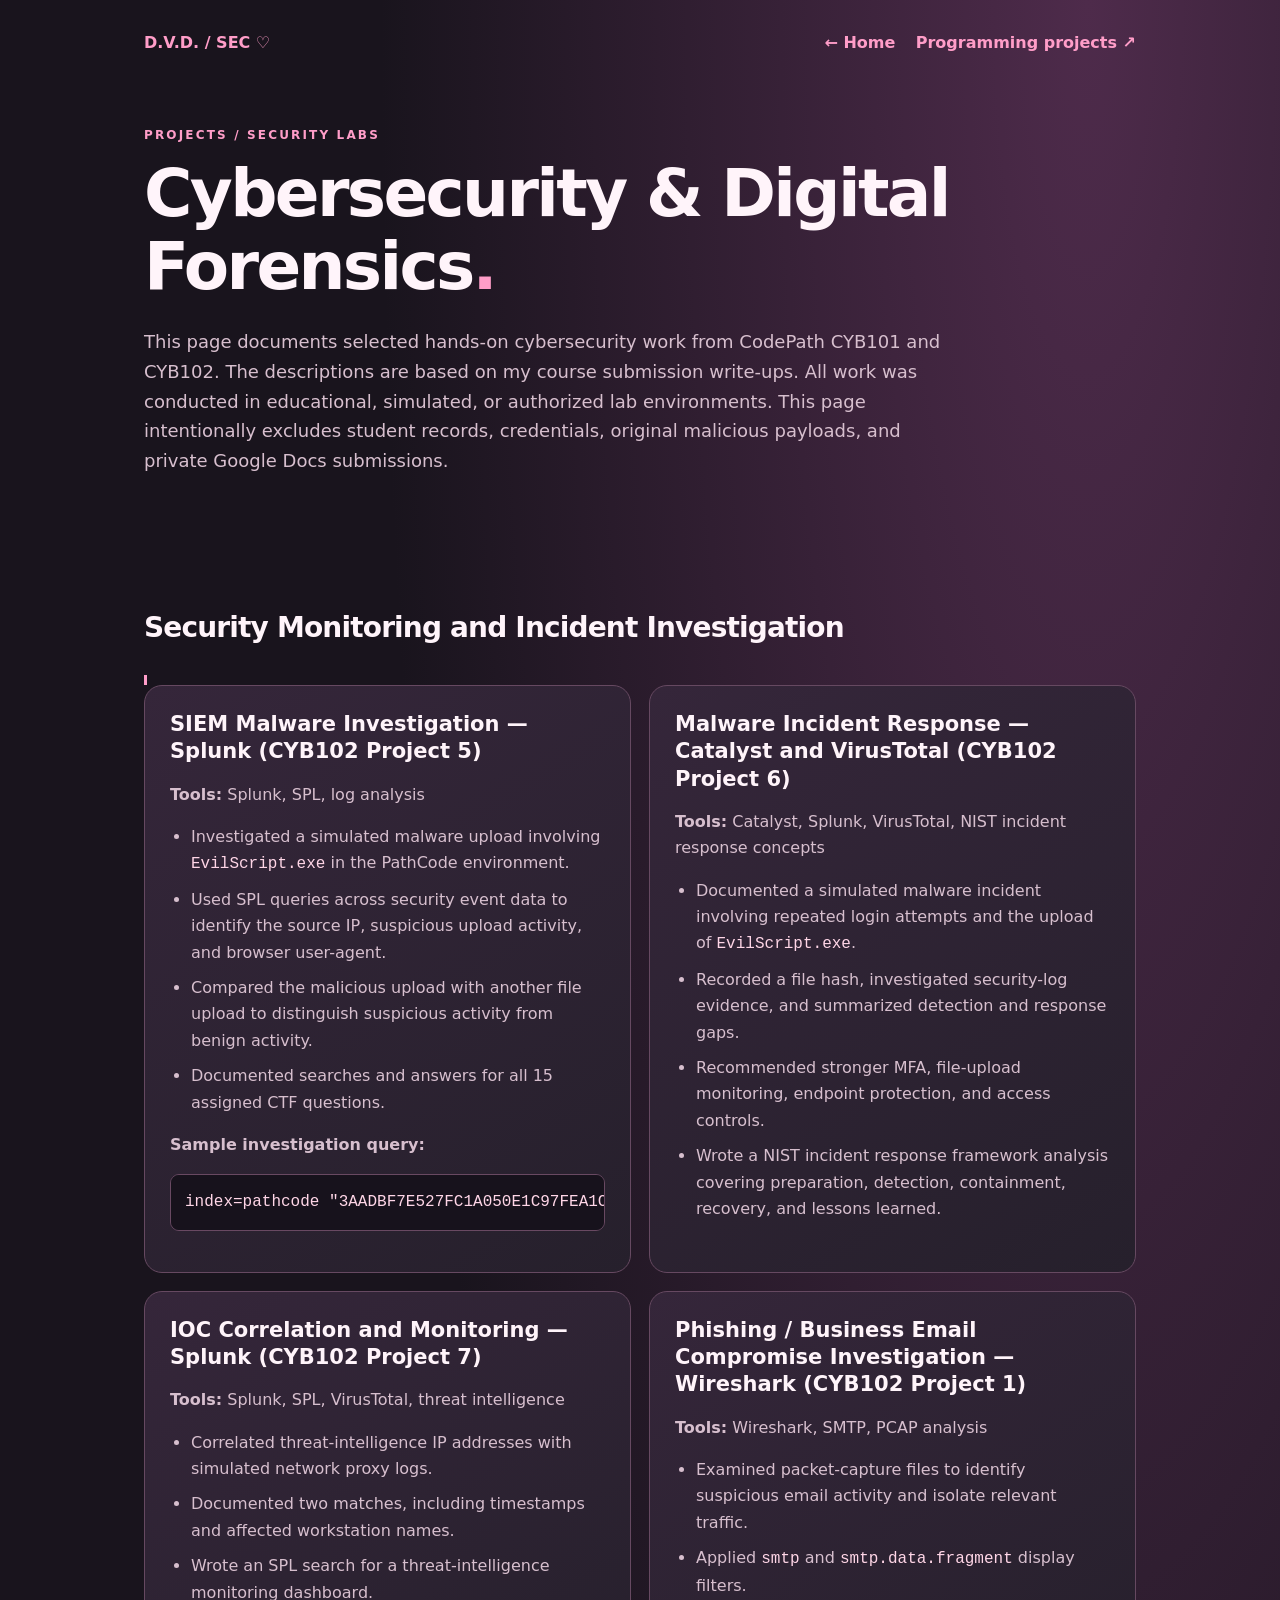
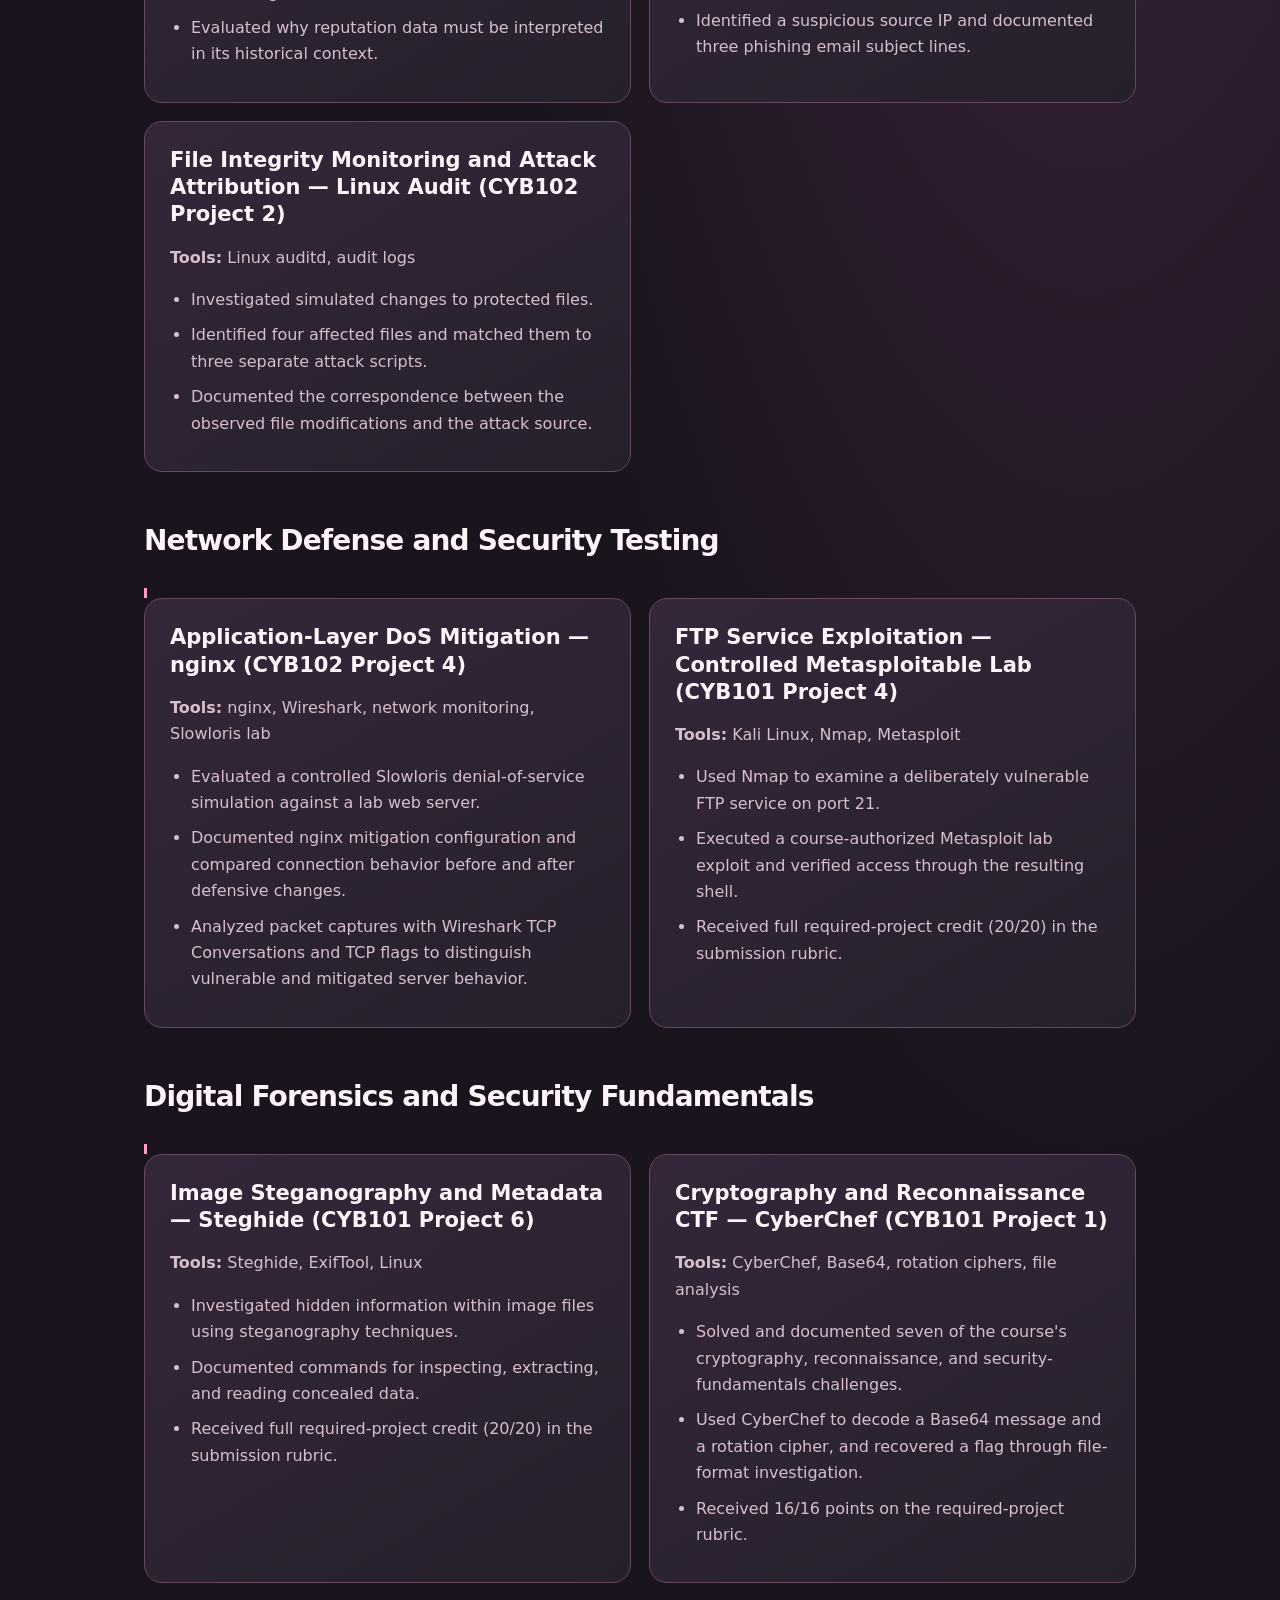
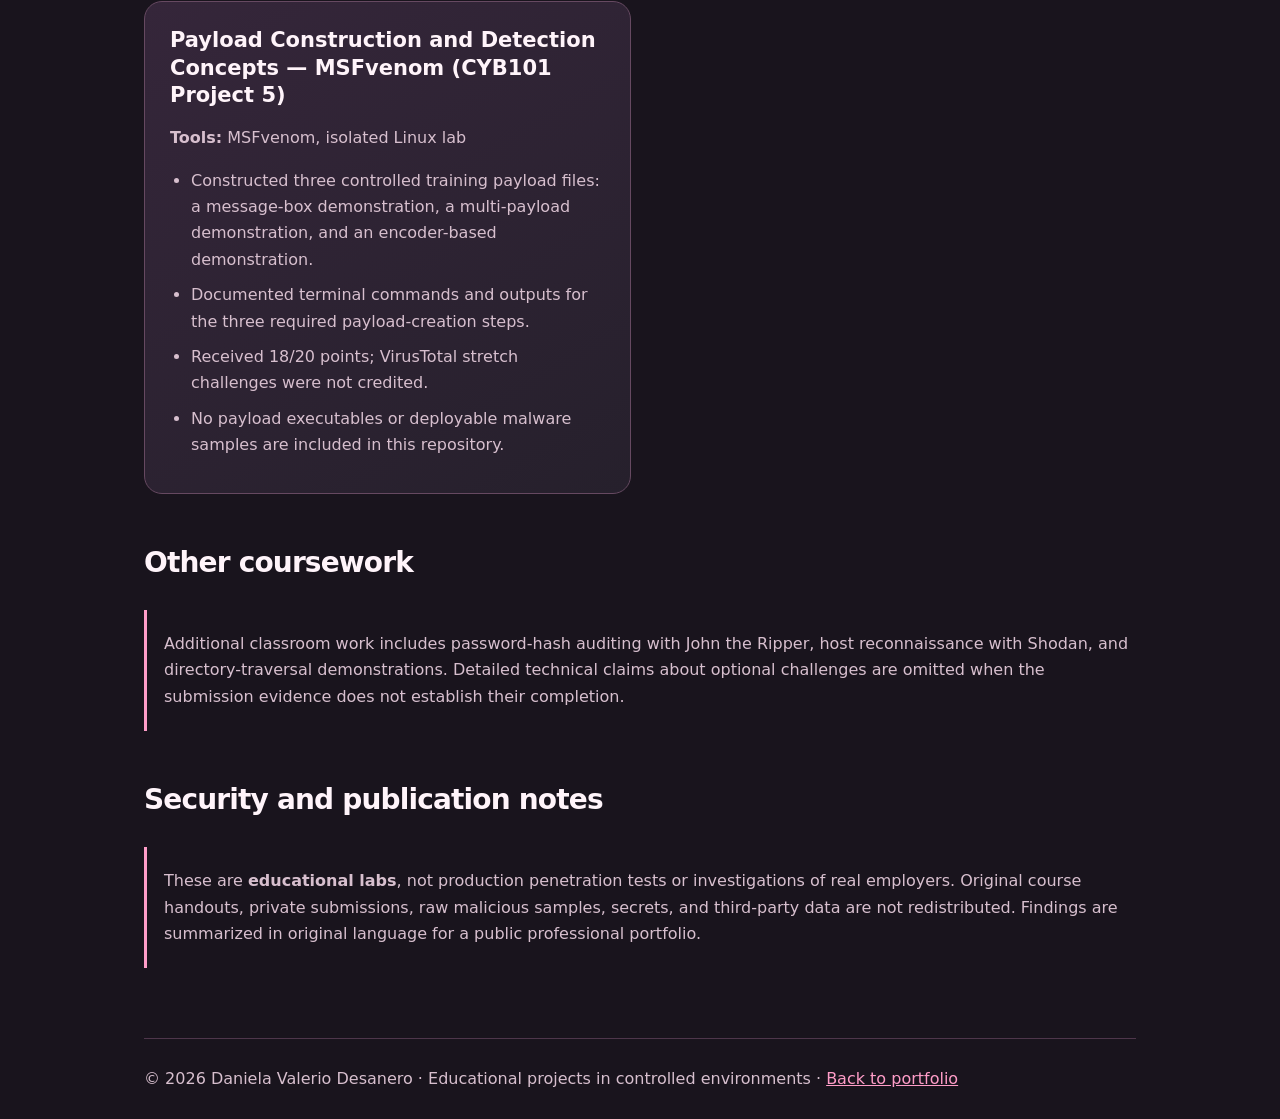
<file: cybersecurity-projects.html>
<!doctype html><html lang="en"><head><meta charset="utf-8"><meta name="viewport" content="width=device-width,initial-scale=1"><meta name="description" content="Cybersecurity &amp; Digital Forensics projects by Daniela Valerio Desanero"><title>Cybersecurity &amp; Digital Forensics | Daniela VD</title><style>:root{--bg:#19141d;--panel:#29212d;--pink:#ff9dc8;--text:#fff4fa;--muted:#d7bfce}*{box-sizing:border-box}html{scroll-behavior:smooth}body{margin:0;background:radial-gradient(ellipse at 85% 0%,#4e2b4b,transparent 46%),var(--bg);color:var(--text);font:16px/1.65 system-ui,-apple-system,Segoe UI,sans-serif}a{color:var(--pink)}a:hover{text-decoration:none}.wrap{max-width:1040px;padding:0 24px;margin:auto}header{padding:30px 0 65px}nav{display:flex;justify-content:space-between;gap:15px;align-items:center;flex-wrap:wrap}nav a{text-decoration:none;font-weight:650}nav strong,.eyebrow{color:var(--pink)}.eyebrow{text-transform:uppercase;letter-spacing:.18em;font-size:12px;font-weight:800;margin:70px 0 12px}h1{font-size:clamp(38px,6vw,66px);letter-spacing:-.04em;line-height:1.1;margin:0 0 24px}h2{font-size:28px;letter-spacing:-.03em;margin:0 0 24px}h3{font-size:21px;line-height:1.3;margin:0 0 15px}.lead{max-width:800px;font-size:18px;color:var(--muted)}.section{margin:46px 0 26px}.grid{display:grid;grid-template-columns:repeat(2,minmax(0,1fr));gap:18px}.card{border:1px solid #664961;border-radius:18px;background:linear-gradient(150deg,#35263a,#26202c);padding:25px;min-width:0}.card ul{margin:14px 0 0;padding-left:21px;color:var(--muted)}.card li{margin:9px 0}.card p{color:var(--muted)}.card code{color:#ffd6e7;overflow-wrap:anywhere}.tag{color:var(--pink)!important;font-size:13px;font-weight:650}.note{border-left:3px solid var(--pink);padding:5px 0 5px 17px;color:var(--muted)}pre{background:#17121c;border:1px solid #694962;border-radius:9px;padding:14px;overflow:auto}pre code{white-space:pre}footer{border-top:1px solid #4e364b;color:var(--muted);margin-top:70px;padding:27px 0}.btn{display:inline-block;margin-top:24px;text-decoration:none;border-radius:50px;padding:11px 18px;background:var(--pink);color:#281320;font-weight:700}@media(max-width:700px){.grid{grid-template-columns:1fr}header{padding-bottom:28px}.eyebrow{margin-top:35px}}</style></head><body><div class="wrap"><header><nav><strong>D.V.D. / SEC ♡</strong><div><a href="index.html">← Home</a> &nbsp;&nbsp; <a href="academic-projects.html">Programming projects ↗</a></div></nav><div class="eyebrow">Projects / Security Labs</div><h1>Cybersecurity &amp; Digital Forensics<span style="color:var(--pink)">.</span></h1><div class="lead"><p>This page documents selected hands-on cybersecurity work from CodePath CYB101 and CYB102. The descriptions are based on my course submission write-ups. All work was conducted in educational, simulated, or authorized lab environments. This page intentionally excludes student records, credentials, original malicious payloads, and private Google Docs submissions.</p></div></header><main><section class="section"><h2>Security Monitoring and Incident Investigation</h2><div class="note"></div><div class="grid"><article class="card"><h3>SIEM Malware Investigation — Splunk (CYB102 Project 5)</h3><p><strong>Tools:</strong> Splunk, SPL, log analysis</p><ul><li>Investigated a simulated malware upload involving <code>EvilScript.exe</code> in the PathCode environment.</li><li>Used SPL queries across security event data to identify the source IP, suspicious upload activity, and browser user-agent.</li><li>Compared the malicious upload with another file upload to distinguish suspicious activity from benign activity.</li><li>Documented searches and answers for all 15 assigned CTF questions.</li></ul><p><strong>Sample investigation query:</strong></p><pre><code>index=pathcode &quot;3AADBF7E527FC1A050E1C97FEA1CBA4D&quot;
</code></pre></article><article class="card"><h3>Malware Incident Response — Catalyst and VirusTotal (CYB102 Project 6)</h3><p><strong>Tools:</strong> Catalyst, Splunk, VirusTotal, NIST incident response concepts</p><ul><li>Documented a simulated malware incident involving repeated login attempts and the upload of <code>EvilScript.exe</code>.</li><li>Recorded a file hash, investigated security-log evidence, and summarized detection and response gaps.</li><li>Recommended stronger MFA, file-upload monitoring, endpoint protection, and access controls.</li><li>Wrote a NIST incident response framework analysis covering preparation, detection, containment, recovery, and lessons learned.</li></ul></article><article class="card"><h3>IOC Correlation and Monitoring — Splunk (CYB102 Project 7)</h3><p><strong>Tools:</strong> Splunk, SPL, VirusTotal, threat intelligence</p><ul><li>Correlated threat-intelligence IP addresses with simulated network proxy logs.</li><li>Documented two matches, including timestamps and affected workstation names.</li><li>Wrote an SPL search for a threat-intelligence monitoring dashboard.</li><li>Evaluated why reputation data must be interpreted in its historical context.</li></ul></article><article class="card"><h3>Phishing / Business Email Compromise Investigation — Wireshark (CYB102 Project 1)</h3><p><strong>Tools:</strong> Wireshark, SMTP, PCAP analysis</p><ul><li>Examined packet-capture files to identify suspicious email activity and isolate relevant traffic.</li><li>Applied <code>smtp</code> and <code>smtp.data.fragment</code> display filters.</li><li>Identified a suspicious source IP and documented three phishing email subject lines.</li></ul></article><article class="card"><h3>File Integrity Monitoring and Attack Attribution — Linux Audit (CYB102 Project 2)</h3><p><strong>Tools:</strong> Linux auditd, audit logs</p><ul><li>Investigated simulated changes to protected files.</li><li>Identified four affected files and matched them to three separate attack scripts.</li><li>Documented the correspondence between the observed file modifications and the attack source.</li></ul></article></div></section><section class="section"><h2>Network Defense and Security Testing</h2><div class="note"></div><div class="grid"><article class="card"><h3>Application-Layer DoS Mitigation — nginx (CYB102 Project 4)</h3><p><strong>Tools:</strong> nginx, Wireshark, network monitoring, Slowloris lab</p><ul><li>Evaluated a controlled Slowloris denial-of-service simulation against a lab web server.</li><li>Documented nginx mitigation configuration and compared connection behavior before and after defensive changes.</li><li>Analyzed packet captures with Wireshark TCP Conversations and TCP flags to distinguish vulnerable and mitigated server behavior.</li></ul></article><article class="card"><h3>FTP Service Exploitation — Controlled Metasploitable Lab (CYB101 Project 4)</h3><p><strong>Tools:</strong> Kali Linux, Nmap, Metasploit</p><ul><li>Used Nmap to examine a deliberately vulnerable FTP service on port 21.</li><li>Executed a course-authorized Metasploit lab exploit and verified access through the resulting shell.</li><li>Received full required-project credit (20/20) in the submission rubric.</li></ul></article></div></section><section class="section"><h2>Digital Forensics and Security Fundamentals</h2><div class="note"></div><div class="grid"><article class="card"><h3>Image Steganography and Metadata — Steghide (CYB101 Project 6)</h3><p><strong>Tools:</strong> Steghide, ExifTool, Linux</p><ul><li>Investigated hidden information within image files using steganography techniques.</li><li>Documented commands for inspecting, extracting, and reading concealed data.</li><li>Received full required-project credit (20/20) in the submission rubric.</li></ul></article><article class="card"><h3>Cryptography and Reconnaissance CTF — CyberChef (CYB101 Project 1)</h3><p><strong>Tools:</strong> CyberChef, Base64, rotation ciphers, file analysis</p><ul><li>Solved and documented seven of the course's cryptography, reconnaissance, and security-fundamentals challenges.</li><li>Used CyberChef to decode a Base64 message and a rotation cipher, and recovered a flag through file-format investigation.</li><li>Received 16/16 points on the required-project rubric.</li></ul></article><article class="card"><h3>Payload Construction and Detection Concepts — MSFvenom (CYB101 Project 5)</h3><p><strong>Tools:</strong> MSFvenom, isolated Linux lab</p><ul><li>Constructed three controlled training payload files: a message-box demonstration, a multi-payload demonstration, and an encoder-based demonstration.</li><li>Documented terminal commands and outputs for the three required payload-creation steps.</li><li>Received 18/20 points; VirusTotal stretch challenges were not credited.</li><li>No payload executables or deployable malware samples are included in this repository.</li></ul></article></div></section><section class="section"><h2>Other coursework</h2><div class="note"><p>Additional classroom work includes password-hash auditing with John the Ripper, host reconnaissance with Shodan, and directory-traversal demonstrations. Detailed technical claims about optional challenges are omitted when the submission evidence does not establish their completion.</p></div><div class="grid"></div></section><section class="section"><h2>Security and publication notes</h2><div class="note"><p>These are <strong>educational labs</strong>, not production penetration tests or investigations of real employers. Original course handouts, private submissions, raw malicious samples, secrets, and third-party data are not redistributed. Findings are summarized in original language for a public professional portfolio.</p></div><div class="grid"></div></section></main><footer>© 2026 Daniela Valerio Desanero · Educational projects in controlled environments · <a href="index.html">Back to portfolio</a></footer></div></body></html>
</file>
